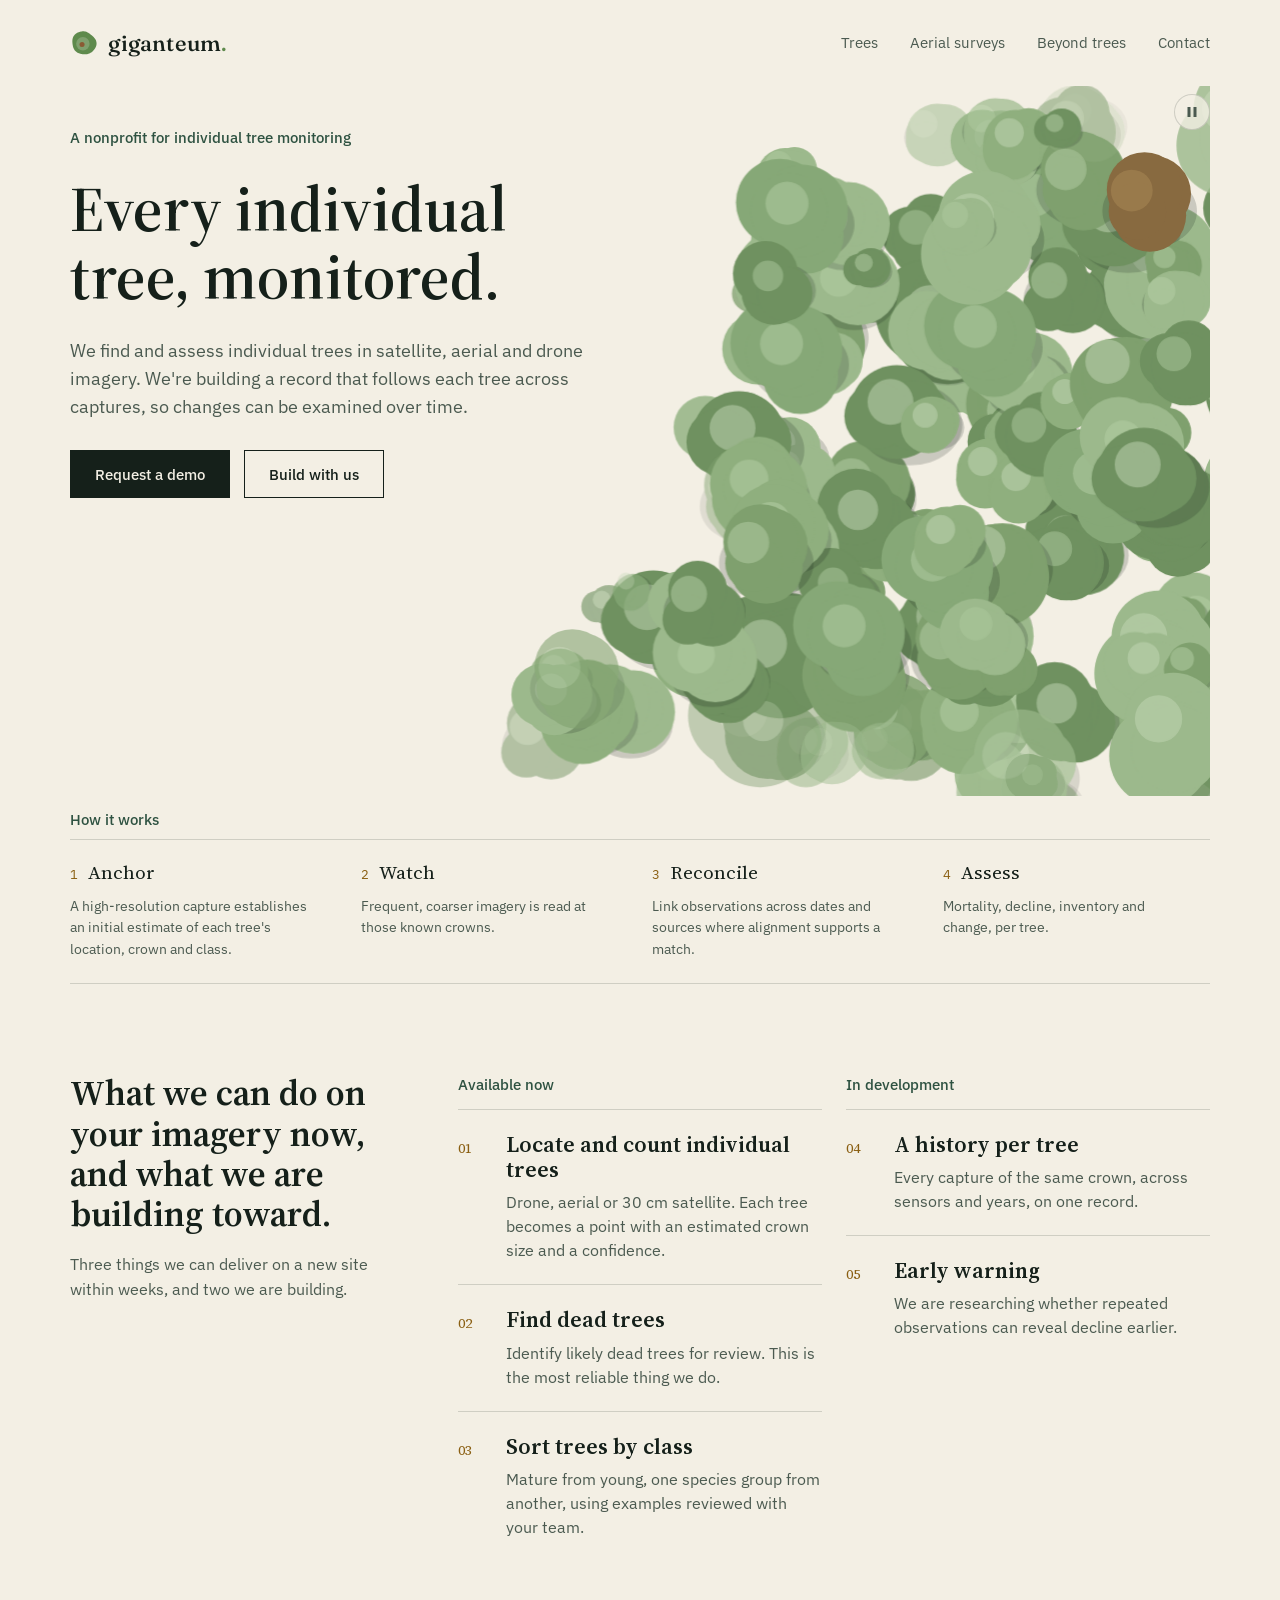
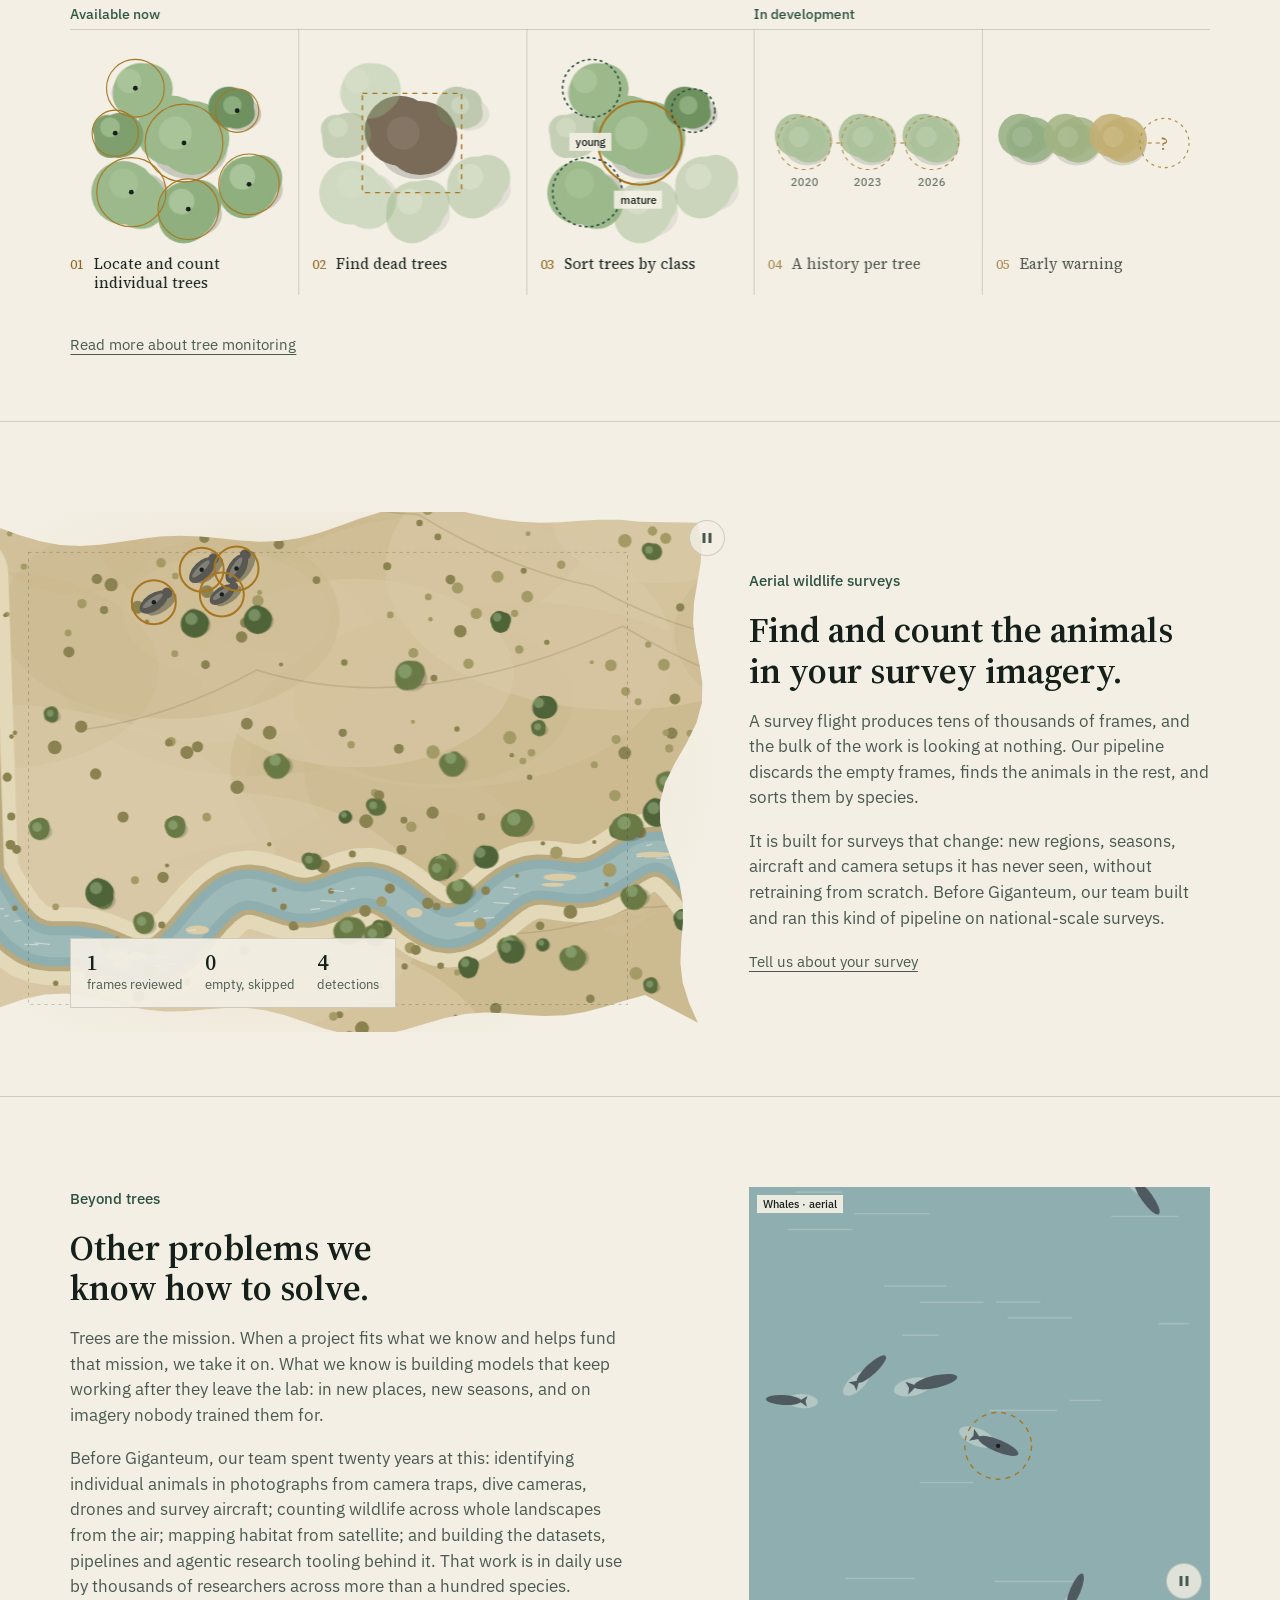
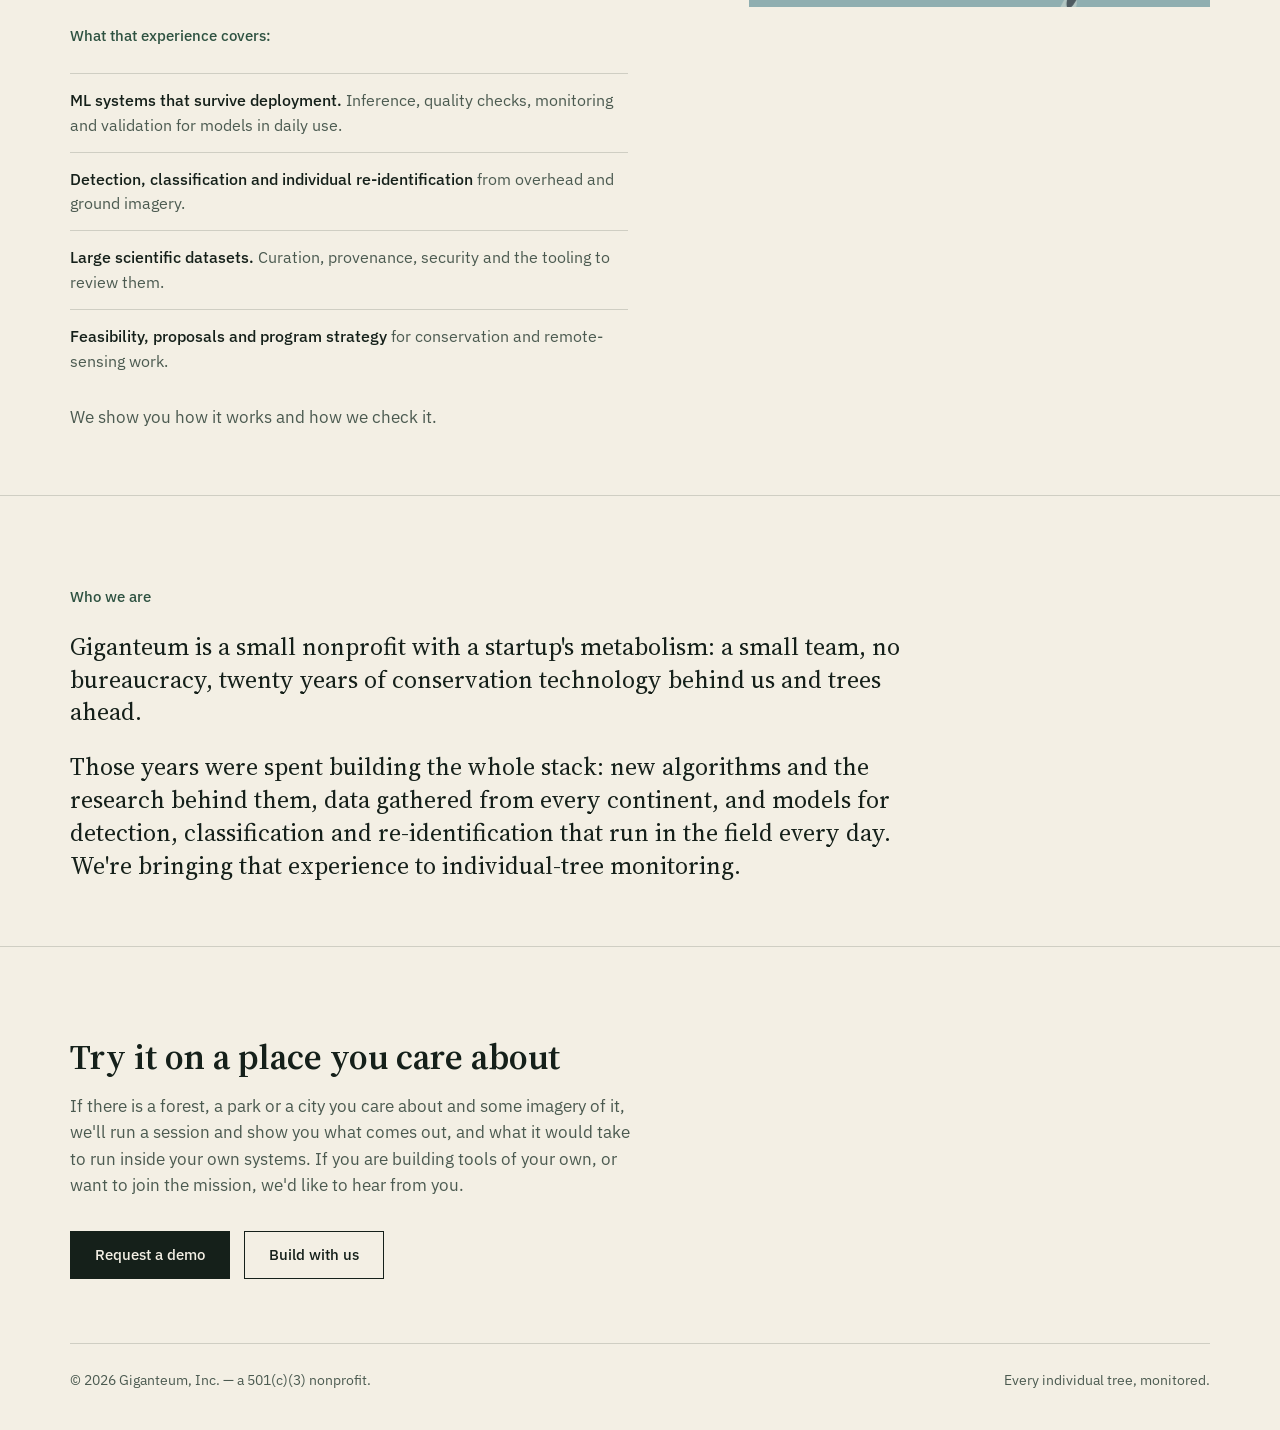
<file: index.html>
<!DOCTYPE html>
<html lang="en">
<head>
<meta charset="UTF-8">
<meta name="robots" content="noindex, nofollow">
<meta name="viewport" content="width=device-width, initial-scale=1, viewport-fit=cover">
<title>Giganteum — Every individual tree, monitored</title>
<meta name="description" content="Giganteum is a nonprofit that finds and assesses individual trees in satellite, aerial and drone imagery.">
<link rel="canonical" href="https://giganteum.github.io/preview-0c2e08d91c/">
<meta property="og:type" content="website">
<meta property="og:site_name" content="Giganteum">
<meta property="og:title" content="Giganteum — Every individual tree, monitored">
<meta property="og:description" content="Giganteum is a nonprofit that finds and assesses individual trees in satellite, aerial and drone imagery.">
<meta property="og:url" content="https://giganteum.github.io/preview-0c2e08d91c/">
<meta property="og:image" content="https://giganteum.github.io/preview-0c2e08d91c/assets/og-card.jpg">
<meta property="og:image:width" content="1200">
<meta property="og:image:height" content="630">
<meta property="og:image:alt" content="A canopy of tree crowns seen from above, one flagged brown, next to its tree record.">
<meta name="twitter:card" content="summary_large_image">
<link rel="icon" href="assets/logos/logo-06u2/favicon.svg?h=ea83f946c8" type="image/svg+xml">
<link rel="icon" href="assets/logos/logo-06u2/favicon.ico?h=4b74110f3c" sizes="32x32">
<link rel="apple-touch-icon" href="assets/logos/logo-06u2/favicon-180.png?h=ba5bebc18b">
<meta name="color-scheme" content="light">
<meta name="theme-color" content="#F3EFE4">
<link rel="preload" href="fonts/source-serif-4-latin.woff2" as="font" type="font/woff2" crossorigin>
<link rel="preload" href="fonts/ibm-plex-sans-latin.woff2" as="font" type="font/woff2" crossorigin>
<style>
/* Giganteum site styles. Fonts are self-hosted (SIL OFL 1.1, see fonts/OFL-*.txt). */
/* latin-ext */
@font-face {
  font-family: 'Fraunces';
  font-style: normal;
  font-weight: 500;
  font-display: swap;
  src: url(fonts/fraunces-latin-ext.woff2) format('woff2');
  unicode-range: U+0100-02BA, U+02BD-02C5, U+02C7-02CC, U+02CE-02D7, U+02DD-02FF, U+0304, U+0308, U+0329, U+1D00-1DBF, U+1E00-1E9F, U+1EF2-1EFF, U+2020, U+20A0-20AB, U+20AD-20C0, U+2113, U+2C60-2C7F, U+A720-A7FF;
}
/* latin */
@font-face {
  font-family: 'Fraunces';
  font-style: normal;
  font-weight: 500;
  font-display: swap;
  src: url(fonts/fraunces-latin.woff2) format('woff2');
  unicode-range: U+0000-00FF, U+0131, U+0152-0153, U+02BB-02BC, U+02C6, U+02DA, U+02DC, U+0304, U+0308, U+0329, U+2000-206F, U+20AC, U+2122, U+2191, U+2193, U+2212, U+2215, U+FEFF, U+FFFD;
}
/* latin-ext */
@font-face {
  font-family: 'IBM Plex Sans';
  font-style: normal;
  font-weight: 400;
  font-stretch: 100%;
  font-display: swap;
  src: url(fonts/ibm-plex-sans-latin-ext.woff2) format('woff2');
  unicode-range: U+0100-02BA, U+02BD-02C5, U+02C7-02CC, U+02CE-02D7, U+02DD-02FF, U+0304, U+0308, U+0329, U+1D00-1DBF, U+1E00-1E9F, U+1EF2-1EFF, U+2020, U+20A0-20AB, U+20AD-20C0, U+2113, U+2C60-2C7F, U+A720-A7FF;
}
/* latin */
@font-face {
  font-family: 'IBM Plex Sans';
  font-style: normal;
  font-weight: 400;
  font-stretch: 100%;
  font-display: swap;
  src: url(fonts/ibm-plex-sans-latin.woff2) format('woff2');
  unicode-range: U+0000-00FF, U+0131, U+0152-0153, U+02BB-02BC, U+02C6, U+02DA, U+02DC, U+0304, U+0308, U+0329, U+2000-206F, U+20AC, U+2122, U+2191, U+2193, U+2212, U+2215, U+FEFF, U+FFFD;
}
/* latin-ext */
@font-face {
  font-family: 'IBM Plex Sans';
  font-style: normal;
  font-weight: 500;
  font-stretch: 100%;
  font-display: swap;
  src: url(fonts/ibm-plex-sans-latin-ext.woff2) format('woff2');
  unicode-range: U+0100-02BA, U+02BD-02C5, U+02C7-02CC, U+02CE-02D7, U+02DD-02FF, U+0304, U+0308, U+0329, U+1D00-1DBF, U+1E00-1E9F, U+1EF2-1EFF, U+2020, U+20A0-20AB, U+20AD-20C0, U+2113, U+2C60-2C7F, U+A720-A7FF;
}
/* latin */
@font-face {
  font-family: 'IBM Plex Sans';
  font-style: normal;
  font-weight: 500;
  font-stretch: 100%;
  font-display: swap;
  src: url(fonts/ibm-plex-sans-latin.woff2) format('woff2');
  unicode-range: U+0000-00FF, U+0131, U+0152-0153, U+02BB-02BC, U+02C6, U+02DA, U+02DC, U+0304, U+0308, U+0329, U+2000-206F, U+20AC, U+2122, U+2191, U+2193, U+2212, U+2215, U+FEFF, U+FFFD;
}
/* latin-ext */
@font-face {
  font-family: 'IBM Plex Sans';
  font-style: normal;
  font-weight: 600;
  font-stretch: 100%;
  font-display: swap;
  src: url(fonts/ibm-plex-sans-latin-ext.woff2) format('woff2');
  unicode-range: U+0100-02BA, U+02BD-02C5, U+02C7-02CC, U+02CE-02D7, U+02DD-02FF, U+0304, U+0308, U+0329, U+1D00-1DBF, U+1E00-1E9F, U+1EF2-1EFF, U+2020, U+20A0-20AB, U+20AD-20C0, U+2113, U+2C60-2C7F, U+A720-A7FF;
}
/* latin */
@font-face {
  font-family: 'IBM Plex Sans';
  font-style: normal;
  font-weight: 600;
  font-stretch: 100%;
  font-display: swap;
  src: url(fonts/ibm-plex-sans-latin.woff2) format('woff2');
  unicode-range: U+0000-00FF, U+0131, U+0152-0153, U+02BB-02BC, U+02C6, U+02DA, U+02DC, U+0304, U+0308, U+0329, U+2000-206F, U+20AC, U+2122, U+2191, U+2193, U+2212, U+2215, U+FEFF, U+FFFD;
}

/* ---------- tokens: this site is light by decision; the dark scheme keeps the same values ---------- */
/* Source Serif 4 (SIL OFL 1.1, fonts/OFL-SourceSerif4.txt): headings and serif accents. Fraunces stays for the wordmark only. */
@font-face{font-family:'Source Serif 4';font-style:normal;font-weight:200 900;font-display:swap;src:url(fonts/source-serif-4-latin-ext.woff2) format('woff2');unicode-range:U+0100-02BA, U+02BD-02C5, U+02C7-02CC, U+02CE-02D7, U+02DD-02FF, U+0304, U+0308, U+0329, U+1D00-1DBF, U+1E00-1E9F, U+1EF2-1EFF, U+2020, U+20A0-20AB, U+20AD-20C0, U+2113, U+2C60-2C7F, U+A720-A7FF}
@font-face{font-family:'Source Serif 4';font-style:normal;font-weight:200 900;font-display:swap;src:url(fonts/source-serif-4-latin.woff2) format('woff2');unicode-range:U+0000-00FF, U+0131, U+0152-0153, U+02BB-02BC, U+02C6, U+02DA, U+02DC, U+0304, U+0308, U+0329, U+2000-206F, U+20AC, U+2122, U+2191, U+2193, U+2212, U+2215, U+FEFF, U+FFFD}

:root{
  --paper:#F3EFE4; --ink:#15201A; --dim:#4B5A50; --rule:rgba(21,32,26,.16); --rule-strong:#15201A;
  --moss:#2E5241; --accent:#A8761F; --accent-text:#8A5F12; --canopy:#5E8A4C;
  --serif:'Source Serif 4',Georgia,'Times New Roman',serif; --sans:'IBM Plex Sans','Helvetica Neue',Arial,sans-serif;
  --gutter:clamp(20px,5.5vw,80px);
  color-scheme:light;
  box-sizing:border-box; padding-top:env(safe-area-inset-top,0px); padding-bottom:env(safe-area-inset-bottom,0px);
}
@media (prefers-color-scheme:dark){ :root:not([data-theme="light"]){ --paper:#F3EFE4; --ink:#15201A; } }
:root[data-theme="dark"]{ --paper:#F3EFE4; --ink:#15201A; }
html{scroll-padding-top:env(safe-area-inset-top,0px);scroll-behavior:smooth}
*{box-sizing:border-box;margin:0;padding:0}
body{background:var(--paper);color:var(--ink);font-family:var(--sans);font-size:17px;line-height:1.55;-webkit-font-smoothing:antialiased}
::selection{background:var(--accent);color:var(--paper)}
a{color:inherit}
a:focus-visible,button:focus-visible{outline:2px solid var(--accent);outline-offset:3px}
h1,h2,h3{font-family:var(--serif);font-weight:600;letter-spacing:0}
h1{font-size:clamp(40px,5vw,66px);line-height:1.06;text-wrap:balance}
h2{font-size:clamp(28px,2.8vw,38px);line-height:1.12;text-wrap:balance}
.wrap{max-width:1440px;margin:0 auto;padding:0 var(--gutter)}
.eyebrow{font-size:15px;font-weight:500;color:var(--moss)}
.dim{color:var(--dim)}
.btn{display:inline-flex;align-items:center;justify-content:center;min-height:48px;padding:12px 24px;font:500 15px/1 var(--sans);text-decoration:none;border:1px solid var(--ink);color:var(--ink);background:transparent;cursor:pointer}
.btn:hover{background:rgba(21,32,26,.06)}
.btn-primary{background:var(--ink);color:var(--paper)}
.btn-primary:hover{background:#26362d}
.textlink{font-size:15px;color:var(--dim);text-decoration:underline;text-underline-offset:4px}
.textlink:hover{color:var(--ink)}

/* ---------- nav ---------- */
nav{display:flex;align-items:center;justify-content:space-between;padding:26px 0;position:relative;z-index:5}
.wordmark{font-family:'Fraunces',Georgia,serif;font-weight:500;font-size:22px;text-decoration:none;letter-spacing:.01em}
.wordmark span{color:var(--canopy)}
/* logo 06u-2 mark; clear space >= the trunk's diameter (README) */
.wordmark{display:inline-flex;align-items:center}
.wordmark .mark{display:block;width:28px;height:28px;flex-shrink:0;margin-right:10px}
.links{display:flex;gap:32px;font-size:15px}
.links a{color:var(--dim);text-decoration:none}
.links a:hover{color:var(--ink)}
.menu{display:none;width:44px;height:44px;border:1px solid var(--rule);background:transparent;align-items:center;justify-content:center;cursor:pointer}

/* ---------- hero ---------- */
.hero{position:relative;min-height:min(720px,calc(100svh - 190px));display:flex;flex-direction:column}
.hero-copy{position:relative;z-index:2;max-width:620px;padding:40px 0 60px;display:flex;flex-direction:column;gap:26px}
.hero-head,.hero-body{display:flex;flex-direction:column;gap:26px}
.hero-copy p{font-size:clamp(17px,1.4vw,19px);max-width:52ch;color:var(--dim)}
.cta{display:flex;gap:14px;align-items:center;flex-wrap:wrap;padding-top:4px}
.scene{position:absolute;inset:0;z-index:1}
.scene canvas{position:absolute;inset:0;width:100%;height:100%;display:block}
.aerial-scene{background:radial-gradient(60% 60% at 40% 50%,rgba(216,201,166,.55),rgba(216,201,166,0))}
.beyond-scene{background:radial-gradient(60% 60% at 50% 50%,rgba(185,201,166,.35),rgba(185,201,166,0))}
.pause{position:absolute;top:8px;right:0;z-index:3;display:inline-flex;align-items:center;justify-content:center;width:36px;height:36px;border:1px solid var(--rule);border-radius:999px;background:rgba(243,239,228,.8);color:var(--dim);cursor:pointer}
.pause .i-play{display:none}
.pause[aria-pressed="true"] .i-pause{display:none}
.pause[aria-pressed="true"] .i-play{display:block}
.pause:hover{color:var(--ink)}
.pause[hidden]{display:none}
.beyond-scene .pause{top:auto;bottom:8px;right:8px}
.record{position:absolute;right:0;bottom:44px;z-index:3;width:290px;opacity:0;transform:translateY(6px);transition:opacity .45s,transform .45s;padding:16px 18px 12px;background:var(--paper);border:1px solid var(--rule);font-size:13px;line-height:1.35}
.record.show{opacity:1;transform:none}
.record .hist-label{font-size:12px;font-weight:500;color:var(--dim);padding:10px 0 0;border-top:1px solid var(--rule);opacity:0;transition:opacity .4s}
.record .hist-label.on{opacity:1}
.record .row.status.dead span:last-child{color:#6B6A62}
.record .head{display:flex;flex-wrap:wrap;column-gap:12px;justify-content:space-between;align-items:baseline;padding-bottom:8px}
.record .head b,.record .head i{white-space:nowrap}
.record .head b{font-family:var(--serif);font-weight:400;font-size:15px}
.record .head i{font-style:normal;font-size:12px;font-weight:500;color:var(--dim)}
.record .row{display:flex;justify-content:space-between;gap:12px;padding:7px 0;border-top:1px solid var(--rule);opacity:0;transform:translateY(3px);transition:opacity .35s,transform .35s}
.record .row.on{opacity:1;transform:none}
.record .row span:first-child{color:var(--dim)}
.record .row span:last-child{font-weight:500;text-align:right}
.record .row.status span:last-child{color:var(--accent-text)}
.record .row.status.ok span:last-child{color:var(--moss)}
.record .hist{display:flex;gap:14px;align-items:flex-end;padding:6px 0 4px;opacity:0;transition:opacity .5s}
.record .hist.on{opacity:1}
.record .hist div{display:flex;flex-direction:column;align-items:center;gap:4px;font-size:11px;color:var(--dim)}
.record .hist svg{display:block}
.caption{position:absolute;right:0;bottom:16px;z-index:3;font-size:12.5px;color:var(--dim)}

/* ---------- strips and sections ---------- */
.col-label.how{margin-top:12px;padding-bottom:0}
.fine{margin-top:36px;padding-top:16px;border-top:1px solid var(--rule);font-size:13.5px;color:var(--dim);max-width:70ch}
.bridge{font-size:15px!important;font-weight:500;color:var(--moss)!important;margin-top:6px}
.loop{display:grid;grid-template-columns:repeat(4,minmax(0,1fr));gap:24px;border-top:1px solid var(--rule);border-bottom:1px solid var(--rule);margin-top:8px}
.loop div{padding:18px 20px 22px 0}
.loop b{display:block;font-family:var(--serif);font-weight:400;font-size:19px}
.loop b em{font-style:normal;color:var(--accent-text);font-family:var(--sans);font-size:13px;margin-right:10px}
.loop p{font-size:14px;color:var(--dim);margin-top:8px}
section.block{padding-top:clamp(64px,7vw,96px);padding-bottom:clamp(48px,5vw,72px)}
.grid{display:grid;grid-template-columns:repeat(12,minmax(0,1fr));column-gap:24px;row-gap:32px}
.c4{grid-column:span 4}.c6{grid-column:span 6}.c8{grid-column:span 8}
.lead{display:flex;flex-direction:column;gap:18px;padding-right:32px}
.lead p{font-size:16px;color:var(--dim)}
.col-label{font-size:15px;font-weight:500;color:var(--moss);padding-bottom:12px}
.item{display:flex;gap:20px;padding:22px 0;border-top:1px solid var(--rule)}
.item em{font-style:normal;font-family:var(--serif);font-size:14px;color:var(--accent-text);width:28px;flex-shrink:0;padding-top:6px}
.item b{display:block;font-family:var(--serif);font-weight:600;font-size:22px;line-height:1.15}
.item p{font-size:15.5px;color:var(--dim);margin-top:8px}
.pull{margin-top:28px;padding-top:22px;border-top:1px solid var(--rule-strong);font-family:var(--serif);font-size:22px;line-height:1.3}
.stages{display:grid;grid-template-columns:repeat(3,minmax(0,1fr));gap:24px;margin-top:44px;border-top:1px solid var(--rule)}
.stages div{padding:24px 24px 0 0}
.stages em{font-style:normal;font-family:var(--serif);font-size:14px;color:var(--accent-text)}
.stages b{display:block;font-family:var(--serif);font-weight:600;font-size:22px;margin-top:8px;line-height:1.15}
.stages p{font-size:15px;color:var(--dim);margin-top:10px}
.stages small{display:block;font-size:14px;color:var(--moss);margin-top:12px}
.measured{margin-top:36px;padding-top:20px;border-top:1px solid var(--rule);font-size:15.5px;color:var(--dim);max-width:70ch}

/* figures in Trees (v1 default; ?v=2 / ?v=4 alternatives) and How it adapts (v3); ?v=0 = none */
.draft-band{grid-column:1/-1;position:relative;height:290px;margin-top:12px}
.draft-band[hidden],html:not(.js) .draft-band{display:none}
.draft-band canvas{position:absolute;inset:0;width:100%;height:100%;display:block}
.draft-band[data-v="2"],.draft-band[data-v="3"]{height:260px}
.draft-band[data-v="4"]{height:210px}
#trees .grid:has(> .draft-band:not([hidden])){grid-auto-flow:row dense}
.figure-note{grid-column:1/-1;max-width:70ch}
/* landing: the Trees summary links on to trees.html */
#trees .more{grid-column:1/-1;margin-top:4px}
/* trees.html: the page title sits above the section like an eyebrow */
.page-title{font-family:var(--sans);line-height:1.55;margin-bottom:22px}
/* 404.html */
.notfound{min-height:50vh;display:flex;flex-direction:column;gap:16px}
.notfound p{color:var(--dim);font-size:clamp(17px,1.4vw,19px)}
.preface{max-width:62ch;display:flex;flex-direction:column;gap:14px;margin-bottom:36px}
.preface p{font-size:clamp(17px,1.4vw,19px);color:var(--dim)}
.preface p:last-child{font-size:15px}
.figure-note[hidden]{display:none}
.figure-note p{font-size:15.5px;color:var(--dim)}
.figure-note h2{margin:6px 0 16px}
.figure-note p+p{margin-top:10px}

/* aerial: island on the left, text on the right */
.aerial-grid{display:grid;grid-template-columns:repeat(12,minmax(0,1fr));column-gap:24px;align-items:center}
.aerial-scene{grid-column:span 7;position:relative;height:520px;margin-left:calc(-1 * var(--gutter))}
.aerial-scene canvas{position:absolute;inset:0;width:100%;height:100%}
.tally{position:absolute;left:var(--gutter);bottom:24px;z-index:2;display:flex;gap:22px;padding:12px 16px;background:rgba(243,239,228,.94);border:1px solid var(--rule);font-size:13px}
.tally div{display:flex;flex-direction:column;gap:2px}
.tally span{color:var(--dim)}
.tally b{font-family:var(--serif);font-weight:500;font-size:22px;line-height:1}
.frame-label{position:absolute;left:var(--gutter);top:20px;z-index:2;font-size:12.5px;color:var(--dim);background:rgba(243,239,228,.85);padding:4px 8px;border:1px solid var(--rule)}
.aerial-copy{grid-column:8 / span 5;display:flex;flex-direction:column;gap:18px}
.aerial-copy p{color:var(--dim);font-size:16.5px}
.sec-head,.sec-body{display:flex;flex-direction:column;gap:18px}

/* beyond trees */
.beyond-grid{display:grid;grid-template-columns:repeat(12,minmax(0,1fr));column-gap:24px;align-items:start}
.beyond-copy{grid-column:span 6;display:flex;flex-direction:column;gap:18px}
.beyond-copy p{color:var(--dim);font-size:16.5px}
.beyond-list{margin-top:8px;list-style:none}
.beyond-list li{padding:14px 0;border-top:1px solid var(--rule);font-size:16px}
.beyond-list li b{font-weight:500}
.beyond-list li span{color:var(--dim)}
.beyond-scene{grid-column:8 / span 5;position:relative;height:420px}
.beyond-scene canvas{position:absolute;inset:0;width:100%;height:100%}
.cond{position:absolute;left:0;bottom:0;z-index:2;font-size:13px;color:var(--dim);background:rgba(243,239,228,.9);border:1px solid var(--rule);padding:8px 12px;display:flex;gap:10px;align-items:center}
.cond b{font-family:var(--serif);font-weight:500;font-size:16px;color:var(--ink);min-width:110px}
.cond i{font-style:normal;color:var(--moss)}
.vswitch{position:absolute;right:0;top:-38px;z-index:2;display:flex;gap:4px;align-items:center;font-size:12px;color:var(--dim)}
.vswitch button{min-height:30px;padding:4px 10px;border:1px solid var(--rule);background:transparent;font:500 12px var(--sans);color:var(--dim);cursor:pointer}
.vswitch button[aria-pressed="true"]{background:var(--ink);color:var(--paper);border-color:var(--ink)}

/* who / contact / footer */
.who{border-top:1px solid var(--rule)}
.who p{font-size:clamp(19px,1.9vw,26px);font-family:var(--serif);line-height:1.35;max-width:36em}
.who p+p{margin-top:22px}
.contact{border-top:1px solid var(--rule)}
.contact p{color:var(--dim);max-width:56ch;margin-top:16px}
footer{border-top:1px solid var(--rule);padding:26px 0 40px;display:flex;justify-content:space-between;gap:16px;flex-wrap:wrap;font-size:13.5px;color:var(--dim)}

/* about page */
.about-inner{max-width:70ch;padding:40px 0 80px}
.about-inner h1{font-size:clamp(36px,4.5vw,64px);margin-bottom:28px}
.about-inner h2{font-size:28px;margin:44px 0 14px}
.about-inner p{font-size:18px;line-height:1.6;margin-top:16px}
.about-inner p.note{font-size:14px;color:var(--dim);border:1px solid var(--rule);padding:12px 14px}

@media (max-width:1000px){
  .c4,.c6,.c8{grid-column:span 12}
  .lead{padding-right:0}
  .stages{grid-template-columns:1fr}
  .aerial-grid,.beyond-grid{display:flex;flex-direction:column;gap:28px}
  .aerial-copy,.beyond-copy{display:contents}
  .sec-head{order:1}.aerial-scene,.beyond-scene{order:2}.sec-body{order:3}
  .aerial-scene{width:calc(100% + 2*var(--gutter));margin:0 calc(-1 * var(--gutter));height:420px}
  .beyond-scene{width:100%;height:360px}
  /* hero: eyebrow + headline -> canopy -> body; the record sits under the canopy, not over it */
  .hero{min-height:0}
  .hero-copy{display:contents}
  .hero-head{order:1;padding:16px 0 0}
  #hero-scene{order:2;position:relative;height:var(--hero-canvas-h);margin:26px calc(-1 * var(--gutter)) 0;--hero-canvas-h:420px}
  .hero-body{order:3;padding:28px 0 8px}
  #hero-scene .pause{top:calc(var(--hero-canvas-h) - 48px);bottom:auto;left:var(--gutter);right:auto}
  .record{right:var(--gutter);bottom:16px;width:250px;font-size:12.5px}
  .aerial-scene .pause{right:var(--gutter)}
  /* drafts keep the small-screen order: headline -> graphic -> body */
  html.js #trees:has(.draft-band:not([hidden])) .lead,html.js #adapts:has(.draft-band:not([hidden])) .lead{display:contents}
  html.js #trees:has(.draft-band:not([hidden])) .lead>*,html.js #adapts:has(.draft-band:not([hidden])) .lead>*{grid-column:1/-1}
  #trees h2,#adapts h2{order:1}
  .draft-band{order:2;margin-top:0}
  #trees .lead p,#adapts .lead p{order:3}
  #trees .c4:not(.lead){order:4}
  #trees .more{order:5}
  #draft-trees2,#note-ew{order:5}
}
@media (max-width:900px){
  .links{display:none;position:absolute;right:0;top:80px;flex-direction:column;gap:0;background:var(--paper);border:1px solid var(--rule);padding:8px 0;min-width:220px}
  .links.open{display:flex}
  .links a{padding:12px 18px}
  .menu{display:inline-flex}
  /* without JavaScript the menu button cannot work, so the links stay in the page */
  html:not(.js) .menu{display:none}
  html:not(.js) .links{display:flex;position:static;flex-direction:row;flex-wrap:wrap;gap:4px 20px;border:0;background:none;padding:0;min-width:0}
  html:not(.js) .links a{padding:4px 0}
  html:not(.js) nav{flex-wrap:wrap;gap:12px}
  .loop{grid-template-columns:1fr 1fr}
}
@media (max-width:560px){
  /* phones: the record would cover the canopy, so it moves under it and the leader line drops into it */
  #hero-scene{height:auto;--hero-canvas-h:340px}
  #hero-scene canvas{position:relative;height:var(--hero-canvas-h)}
  .record{position:relative;right:auto;bottom:auto;margin:0 var(--gutter) 0 auto}
  /* ...and it is always there: an empty record (labels, a dash per value) until a tree is picked,
     then the values fill in; between trees it returns to empty instead of leaving a blank block */
  .record,.record.show{opacity:1;transform:none}
  .record .row,.record .hist-label{opacity:1;transform:none}
  .record .row span:last-child{transition:color .35s}
  .record .row:not(.on) span:last-child{color:transparent!important;position:relative}
  .record .row:not(.on) span:last-child::after{content:'—';position:absolute;right:0;color:var(--dim);opacity:.5;
    transform-origin:right center;animation:dash-wait 3.6s ease-in-out infinite}
  /* a slow wave down the empty record: each dash brightens and grows a little, row after row */
  .record .row[data-f="status"] span:last-child::after{animation-delay:.24s}
  .record .row[data-f="cls"] span:last-child::after{animation-delay:.48s}
  .record .row[data-f="crown"] span:last-child::after{animation-delay:.72s}
  .record .row[data-f="pos"] span:last-child::after{animation-delay:.96s}
  .record .row[data-f="caps"] span:last-child::after{animation-delay:1.2s}
  .record .row[data-f="sensors"] span:last-child::after{animation-delay:1.44s}
  html.motion-paused .record .row span:last-child::after{animation-play-state:paused}
}
@media (max-width:640px){ .draft-band[data-v="1"]{height:470px} .draft-band[data-v="2"],.draft-band[data-v="3"]{height:190px} .draft-band[data-v="4"]{height:300px} }
@media (max-width:560px){ .beyond-scene{height:480px} .loop{grid-template-columns:1fr} .loop div{padding-right:0} .cta .btn{width:100%} .tally{gap:14px} }
@keyframes dash-wait{0%,70%,100%{opacity:.45;transform:none}25%{opacity:.9;transform:scaleX(1.2) scaleY(1.15)}}
@media (prefers-reduced-motion:reduce){ html{scroll-behavior:auto} .record .row,.record .hist{transition:none} .record .row span:last-child::after{animation:none!important} }
/* ?freeze=1: deterministic frames for screenshot tests */
html.freeze *,html.freeze *::before,html.freeze *::after{transition:none!important;animation:none!important;scroll-behavior:auto!important}
</style>
<script type="application/ld+json">
{"@context":"https://schema.org","@type":"Organization","name":"Giganteum","legalName":"Giganteum, Inc.","url":"https://giganteum.github.io/preview-0c2e08d91c/","logo":"https://giganteum.github.io/preview-0c2e08d91c/assets/logos/logo-06u2/favicon-180.png","email":"hello@giganteum.org","nonprofitStatus":"Nonprofit501c3","description":"Giganteum is a nonprofit that finds and assesses individual trees in satellite, aerial and drone imagery."}
</script>
<script>document.documentElement.classList.add('js')</script>
</head>
<body>

<div class="wrap">
<nav>
  <a class="wordmark" href="#top"><img class="mark" src="assets/logos/logo-06u2/giganteum-mark.svg?h=fabf64458b" width="28" height="28" alt="">giganteum<span>.</span></a>
  <button class="menu" id="menu" aria-label="Open menu" aria-expanded="false" aria-controls="links">
    <svg width="20" height="14" viewBox="0 0 20 14" fill="none" stroke="currentColor" stroke-width="1.5" aria-hidden="true"><path d="M0 1h20M0 7h20M0 13h20"/></svg>
  </button>
  <div class="links" id="links">
    <a href="trees">Trees</a>
    <a href="#aerial">Aerial surveys</a>
    <a href="#beyond">Beyond trees</a>
    <a href="#contact">Contact</a>
  </div>
</nav>
</div>

<main id="main">

<header class="wrap" id="top">
<section class="hero">
  <div class="hero-copy" id="hero-copy">
    <div class="hero-head">
    <div class="eyebrow">A nonprofit for individual tree monitoring</div>
    <h1>Every individual tree, monitored.</h1>
    </div>
    <div class="hero-body">
    <p>We find and assess individual trees in satellite, aerial and drone imagery. We're building a record that follows each tree across captures, so changes can be examined over time.</p>
    <div class="cta">
      <a class="btn btn-primary" href="mailto:hello@giganteum.org?subject=Demo%20request">Request a demo</a>
      <a class="btn" href="mailto:hello@giganteum.org?subject=Build%20with%20us">Build with us</a>
    </div>
    </div>
  </div>
  <div class="scene" id="hero-scene">
    <canvas id="c-hero" aria-label="Illustration: a canopy of tree crowns with detections marked, one crown flagged and followed across captures" role="img"></canvas>
    <button class="pause" id="pause" aria-pressed="false" aria-label="Pause animations" title="Pause animations">
      <svg class="i-pause" width="12" height="12" viewBox="0 0 12 12" aria-hidden="true"><rect x="1.5" y="1" width="3" height="10" fill="currentColor"/><rect x="7.5" y="1" width="3" height="10" fill="currentColor"/></svg>
      <svg class="i-play" width="12" height="12" viewBox="0 0 12 12" aria-hidden="true"><path d="M2 1l9 5-9 5z" fill="currentColor"/></svg>
    </button>
    <div class="record" id="record">
      <div class="head"><b>Tree record</b><i>Illustrative record</i></div>
      <div class="row" data-f="id"><span>Tree</span><span></span></div>
      <div class="row status" data-f="status"><span>Status</span><span></span></div>
      <div class="row" data-f="cls"><span>Class</span><span></span></div>
      <div class="row" data-f="crown"><span>Crown</span><span></span></div>
      <div class="row" data-f="pos"><span>Position</span><span></span></div>
      <div class="row" data-f="caps"><span>Captures</span><span></span></div>
      <div class="row" data-f="sensors"><span>Sensors</span><span></span></div>
      <div class="hist-label" id="hist-label">History</div>
      <div class="hist" id="hist"></div>
    </div>
  </div>
</section>

<div class="col-label how">How it works</div>
<div class="loop">
  <div><b><em>1</em>Anchor</b><p>A high-resolution capture establishes an initial estimate of each tree's location, crown and class.</p></div>
  <div><b><em>2</em>Watch</b><p>Frequent, coarser imagery is read at those known crowns.</p></div>
  <div><b><em>3</em>Reconcile</b><p>Link observations across dates and sources where alignment supports a match.</p></div>
  <div><b><em>4</em>Assess</b><p>Mortality, decline, inventory and change, per tree.</p></div>
</div>
</header>

<section class="wrap block" id="trees">
  <div class="grid">
    <div class="c4 lead">
      <h2>What we can do on your imagery now, and what we are building toward.</h2>
      <p>Three things we can deliver on a new site within weeks, and two we are building.</p>
    </div>
    <div class="c4">
      <div class="col-label">Available now</div>
      <div class="item"><em>01</em><div><b>Locate and count individual trees</b><p>Drone, aerial or 30 cm satellite. Each tree becomes a point with an estimated crown size and a confidence.</p></div></div>
      <div class="item"><em>02</em><div><b>Find dead trees</b><p>Identify likely dead trees for review. This is the most reliable thing we do.</p></div></div>
      <div class="item"><em>03</em><div><b>Sort trees by class</b><p>Mature from young, one species group from another, using examples reviewed with your team.</p></div></div>
    </div>
    <div class="c4">
      <div class="col-label">In development</div>
      <div class="item"><em>04</em><div><b>A history per tree</b><p>Every capture of the same crown, across sensors and years, on one record.</p></div></div>
      <div class="item"><em>05</em><div><b>Early warning</b><p>We are researching whether repeated observations can reveal decline earlier.</p></div></div>
    </div>
    <div class="draft-band" id="draft-trees" data-v="1"><canvas id="c-draft-trees" role="img"></canvas></div>
    <p class="more"><a class="textlink" href="trees">Read more about tree monitoring</a></p>
  </div>
</section>

<section class="wrap block" id="aerial" style="border-top:1px solid var(--rule)">
  <div class="aerial-grid">
    <div class="aerial-scene" id="aerial-scene">
      <canvas id="c-aerial" role="img" aria-label="Illustration: survey frames over savanna, most empty, animals detected in the rest"></canvas>
      <button class="pause" aria-pressed="false" aria-label="Pause animations" title="Pause animations">
      <svg class="i-pause" width="12" height="12" viewBox="0 0 12 12" aria-hidden="true"><rect x="1.5" y="1" width="3" height="10" fill="currentColor"/><rect x="7.5" y="1" width="3" height="10" fill="currentColor"/></svg>
      <svg class="i-play" width="12" height="12" viewBox="0 0 12 12" aria-hidden="true"><path d="M2 1l9 5-9 5z" fill="currentColor"/></svg>
    </button>
      <div class="tally" id="tally">
        <div><b id="t-frames">0</b><span>frames reviewed</span></div>
        <div><b id="t-empty">0</b><span>empty, skipped</span></div>
        <div><b id="t-animals">0</b><span>detections</span></div>
      </div>
    </div>
    <div class="aerial-copy">
      <div class="sec-head"><div class="eyebrow">Aerial wildlife surveys</div>
      <h2>Find and count the animals in your survey imagery.</h2></div>
      <div class="sec-body"><p>A survey flight produces tens of thousands of frames, and the bulk of the work is looking at nothing. Our pipeline discards the empty frames, finds the animals in the rest, and sorts them by species.</p>
      <p>It is built for surveys that change: new regions, seasons, aircraft and camera setups it has never seen, without retraining from scratch. Before Giganteum, our team built and ran this kind of pipeline on national-scale surveys.</p>
      <p><a class="textlink" href="mailto:hello@giganteum.org?subject=Aerial%20survey">Tell us about your survey</a></p></div>
    </div>
  </div>
</section>

<section class="wrap block" id="beyond" style="border-top:1px solid var(--rule)">
  <div class="beyond-grid">
    <div class="beyond-copy">
      <div class="sec-head"><div class="eyebrow">Beyond trees</div>
      <h2>Other problems we know how to solve.</h2></div>
      <div class="sec-body"><p>Trees are the mission. When a project fits what we know and helps fund that mission, we take it on. What we know is building models that keep working after they leave the lab: in new places, new seasons, and on imagery nobody trained them for.</p>
      <p>Before Giganteum, our team spent twenty years at this: identifying individual animals in photographs from camera traps, dive cameras, drones and survey aircraft; counting wildlife across whole landscapes from the air; mapping habitat from satellite; and building the datasets, pipelines and agentic research tooling behind it. That work is in daily use by thousands of researchers across more than a hundred species.</p>
      <p class="bridge">What that experience covers:</p>
      <ul class="beyond-list">
        <li><b>ML systems that survive deployment.</b> <span>Inference, quality checks, monitoring and validation for models in daily use.</span></li>
        <li><b>Detection, classification and individual re-identification</b> <span>from overhead and ground imagery.</span></li>
        <li><b>Large scientific datasets.</b> <span>Curation, provenance, security and the tooling to review them.</span></li>
        <li><b>Feasibility, proposals and program strategy</b> <span>for conservation and remote-sensing work.</span></li>
      </ul>
      <p>We show you how it works and how we check it.</p></div>
    </div>
    <div class="beyond-scene" id="beyond-scene">
      <canvas id="c-beyond" role="img" aria-label="Illustration: detections in six kinds of imagery: forest and city streets from above, whales in aerial imagery, vessels and an offshore platform from above, open water from a boat, a trail from a camera trap"></canvas>
      <button class="pause" aria-pressed="false" aria-label="Pause animations" title="Pause animations">
      <svg class="i-pause" width="12" height="12" viewBox="0 0 12 12" aria-hidden="true"><rect x="1.5" y="1" width="3" height="10" fill="currentColor"/><rect x="7.5" y="1" width="3" height="10" fill="currentColor"/></svg>
      <svg class="i-play" width="12" height="12" viewBox="0 0 12 12" aria-hidden="true"><path d="M2 1l9 5-9 5z" fill="currentColor"/></svg>
    </button>
    </div>
  </div>
</section>

<section class="wrap block who" id="who">
  <div class="eyebrow" style="margin-bottom:22px">Who we are</div>
    <p>Giganteum is a small nonprofit with a startup's metabolism: a small team, no bureaucracy, twenty years of conservation technology behind us and trees ahead.</p>
  <p>Those years were spent building the whole stack: new algorithms and the research behind them, data gathered from every continent, and models for detection, classification and re-identification that run in the field every day. We're bringing that experience to individual-tree monitoring.</p>
    </section>

<section class="wrap block contact" id="contact">
  <h2>Try it on a place you care about</h2>
  <p>If there is a forest, a park or a city you care about and some imagery of it, we'll run a session and show you what comes out, and what it would take to run inside your own systems. If you are building tools of your own, or want to join the mission, we'd like to hear from you.</p>
  <div class="cta" style="margin-top:28px">
    <a class="btn btn-primary" href="mailto:hello@giganteum.org?subject=Demo%20request">Request a demo</a>
    <a class="btn" href="mailto:hello@giganteum.org?subject=Build%20with%20us">Build with us</a>
  </div>
</section>

<div class="wrap">
<footer>
  <div>© 2026 Giganteum, Inc. — a 501(c)(3) nonprofit.</div>
  <div>Every individual tree, monitored.</div>
</footer>
</div>
</main>

<script src="js/engine.js?h=83940f65bd" defer></script>
<script src="js/scene-hero.js?h=0b6c4eccef" defer></script>
<script src="js/scene-aerial.js?h=0674b0cf72" defer></script>
<script src="js/scene-beyond.js?h=9a30496fa0" defer></script>
<script src="js/scene-drafts.js?h=fc6bce7b9d" defer></script>
<script src="js/main.js?h=59b2c5da0e" defer></script>
</body>
</html>
</file>
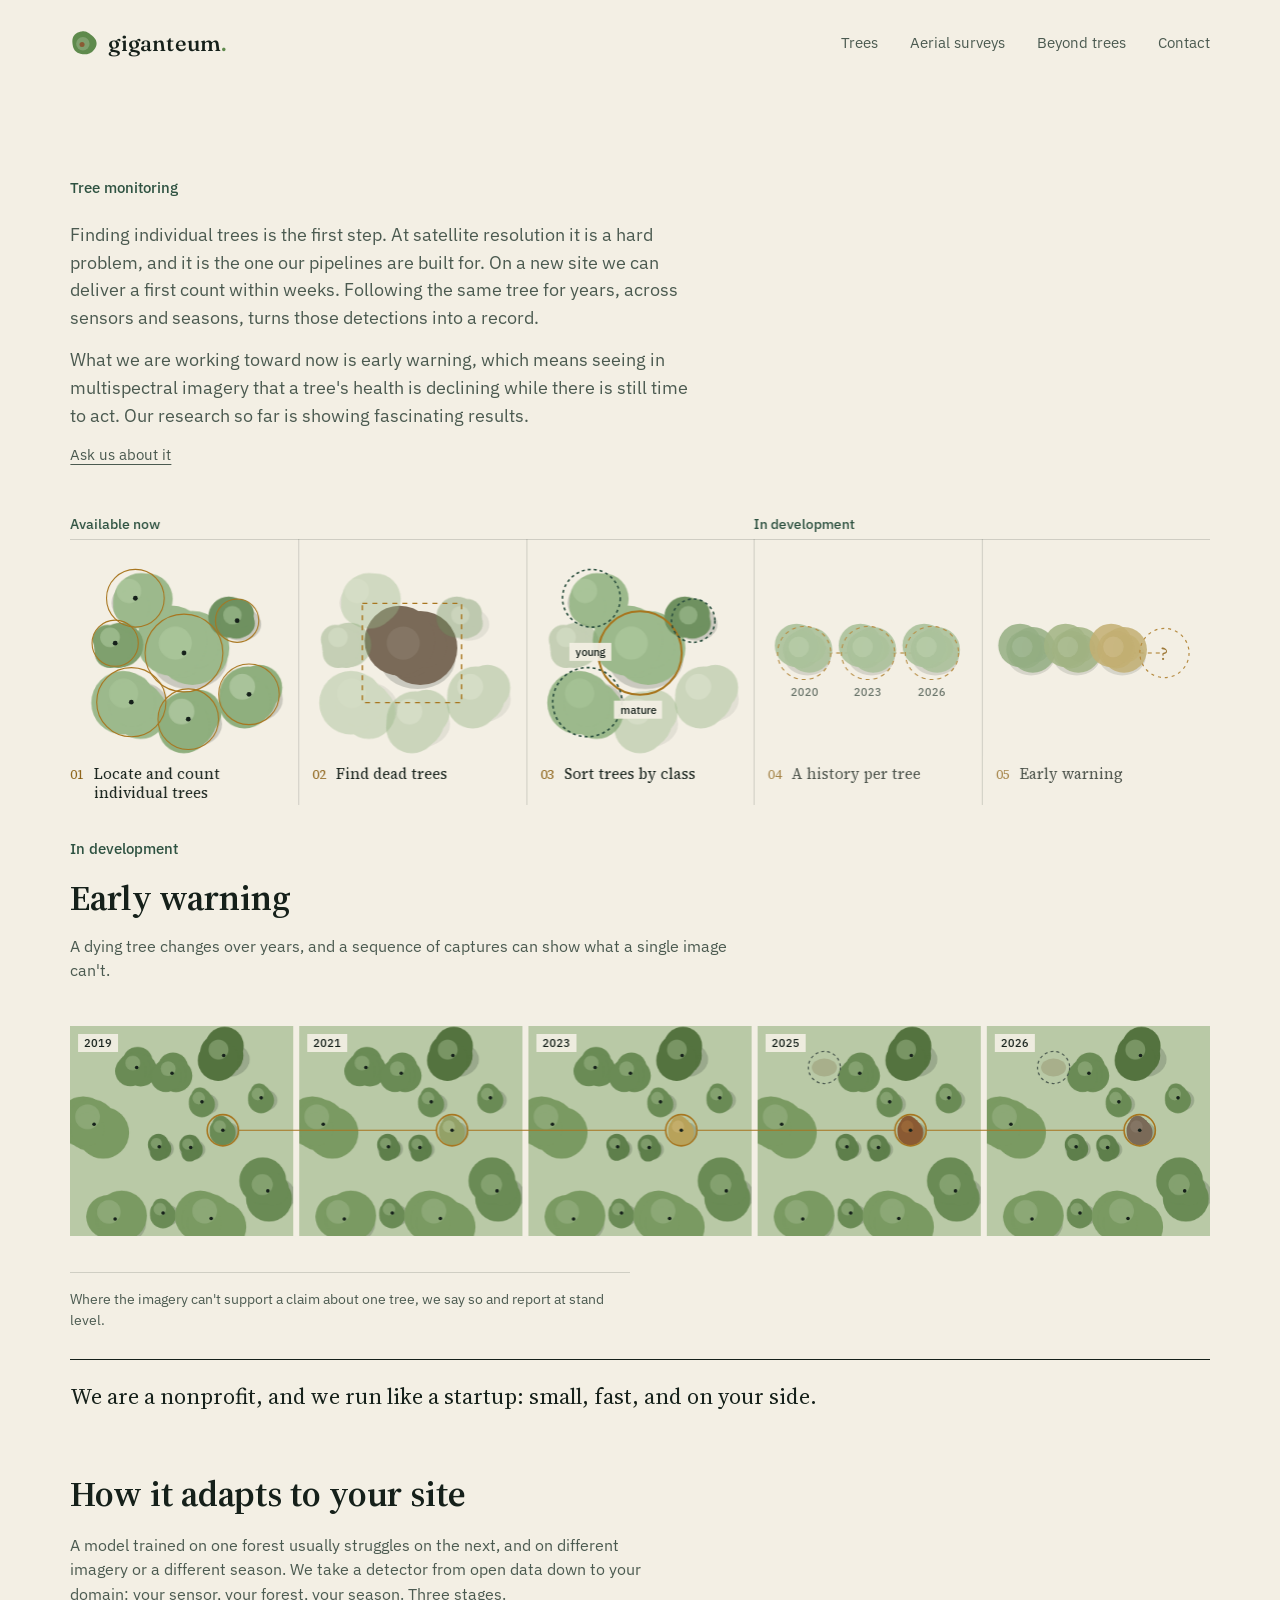
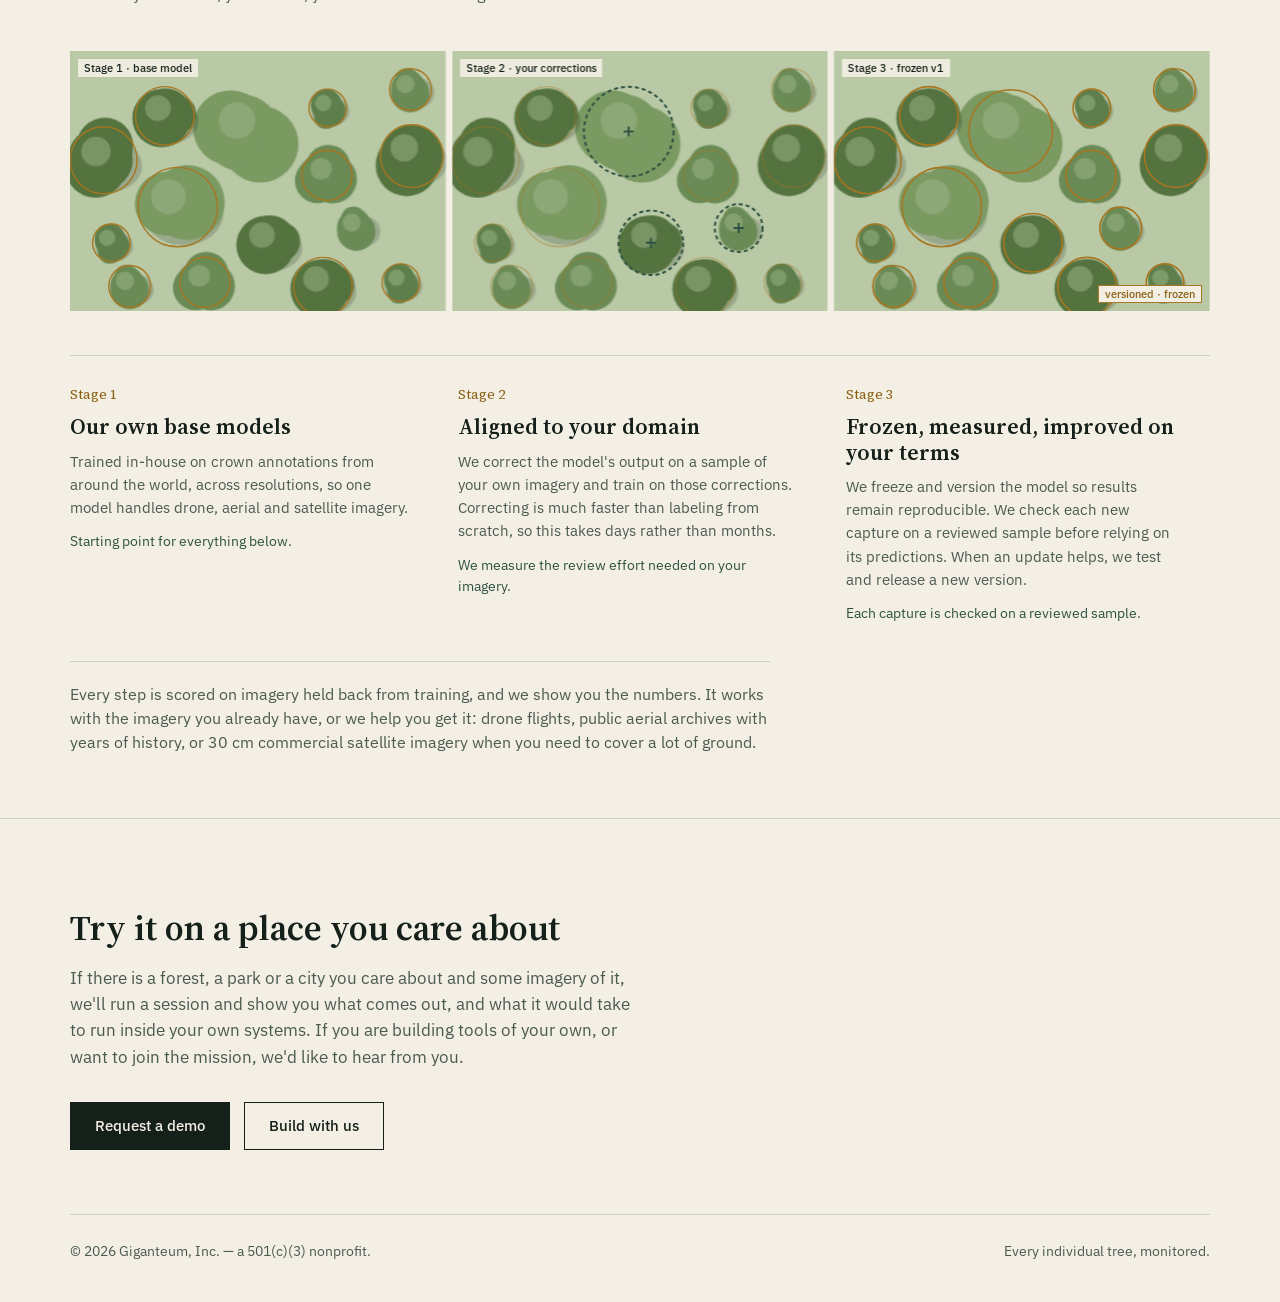
<file: trees.html>
<!DOCTYPE html>
<html lang="en">
<head>
<meta charset="UTF-8">
<meta name="robots" content="noindex, nofollow">
<meta name="viewport" content="width=device-width, initial-scale=1, viewport-fit=cover">
<title>Tree monitoring — Giganteum</title>
<meta name="description" content="What Giganteum can do on your imagery now, what we are building toward, and how a model adapts to your site.">
<link rel="canonical" href="https://giganteum.github.io/preview-0c2e08d91c/trees">
<meta property="og:type" content="website">
<meta property="og:site_name" content="Giganteum">
<meta property="og:title" content="Tree monitoring — Giganteum">
<meta property="og:description" content="What Giganteum can do on your imagery now, what we are building toward, and how a model adapts to your site.">
<meta property="og:url" content="https://giganteum.github.io/preview-0c2e08d91c/trees">
<meta property="og:image" content="https://giganteum.github.io/preview-0c2e08d91c/assets/og-card.jpg">
<meta property="og:image:width" content="1200">
<meta property="og:image:height" content="630">
<meta property="og:image:alt" content="A canopy of tree crowns seen from above, one flagged brown, next to its tree record.">
<meta name="twitter:card" content="summary_large_image">
<link rel="icon" href="assets/logos/logo-06u2/favicon.svg?h=ea83f946c8" type="image/svg+xml">
<link rel="icon" href="assets/logos/logo-06u2/favicon.ico?h=4b74110f3c" sizes="32x32">
<link rel="apple-touch-icon" href="assets/logos/logo-06u2/favicon-180.png?h=ba5bebc18b">
<meta name="color-scheme" content="light">
<meta name="theme-color" content="#F3EFE4">
<link rel="preload" href="fonts/source-serif-4-latin.woff2" as="font" type="font/woff2" crossorigin>
<link rel="preload" href="fonts/ibm-plex-sans-latin.woff2" as="font" type="font/woff2" crossorigin>
<style>
/* Giganteum site styles. Fonts are self-hosted (SIL OFL 1.1, see fonts/OFL-*.txt). */
/* latin-ext */
@font-face {
  font-family: 'Fraunces';
  font-style: normal;
  font-weight: 500;
  font-display: swap;
  src: url(fonts/fraunces-latin-ext.woff2) format('woff2');
  unicode-range: U+0100-02BA, U+02BD-02C5, U+02C7-02CC, U+02CE-02D7, U+02DD-02FF, U+0304, U+0308, U+0329, U+1D00-1DBF, U+1E00-1E9F, U+1EF2-1EFF, U+2020, U+20A0-20AB, U+20AD-20C0, U+2113, U+2C60-2C7F, U+A720-A7FF;
}
/* latin */
@font-face {
  font-family: 'Fraunces';
  font-style: normal;
  font-weight: 500;
  font-display: swap;
  src: url(fonts/fraunces-latin.woff2) format('woff2');
  unicode-range: U+0000-00FF, U+0131, U+0152-0153, U+02BB-02BC, U+02C6, U+02DA, U+02DC, U+0304, U+0308, U+0329, U+2000-206F, U+20AC, U+2122, U+2191, U+2193, U+2212, U+2215, U+FEFF, U+FFFD;
}
/* latin-ext */
@font-face {
  font-family: 'IBM Plex Sans';
  font-style: normal;
  font-weight: 400;
  font-stretch: 100%;
  font-display: swap;
  src: url(fonts/ibm-plex-sans-latin-ext.woff2) format('woff2');
  unicode-range: U+0100-02BA, U+02BD-02C5, U+02C7-02CC, U+02CE-02D7, U+02DD-02FF, U+0304, U+0308, U+0329, U+1D00-1DBF, U+1E00-1E9F, U+1EF2-1EFF, U+2020, U+20A0-20AB, U+20AD-20C0, U+2113, U+2C60-2C7F, U+A720-A7FF;
}
/* latin */
@font-face {
  font-family: 'IBM Plex Sans';
  font-style: normal;
  font-weight: 400;
  font-stretch: 100%;
  font-display: swap;
  src: url(fonts/ibm-plex-sans-latin.woff2) format('woff2');
  unicode-range: U+0000-00FF, U+0131, U+0152-0153, U+02BB-02BC, U+02C6, U+02DA, U+02DC, U+0304, U+0308, U+0329, U+2000-206F, U+20AC, U+2122, U+2191, U+2193, U+2212, U+2215, U+FEFF, U+FFFD;
}
/* latin-ext */
@font-face {
  font-family: 'IBM Plex Sans';
  font-style: normal;
  font-weight: 500;
  font-stretch: 100%;
  font-display: swap;
  src: url(fonts/ibm-plex-sans-latin-ext.woff2) format('woff2');
  unicode-range: U+0100-02BA, U+02BD-02C5, U+02C7-02CC, U+02CE-02D7, U+02DD-02FF, U+0304, U+0308, U+0329, U+1D00-1DBF, U+1E00-1E9F, U+1EF2-1EFF, U+2020, U+20A0-20AB, U+20AD-20C0, U+2113, U+2C60-2C7F, U+A720-A7FF;
}
/* latin */
@font-face {
  font-family: 'IBM Plex Sans';
  font-style: normal;
  font-weight: 500;
  font-stretch: 100%;
  font-display: swap;
  src: url(fonts/ibm-plex-sans-latin.woff2) format('woff2');
  unicode-range: U+0000-00FF, U+0131, U+0152-0153, U+02BB-02BC, U+02C6, U+02DA, U+02DC, U+0304, U+0308, U+0329, U+2000-206F, U+20AC, U+2122, U+2191, U+2193, U+2212, U+2215, U+FEFF, U+FFFD;
}
/* latin-ext */
@font-face {
  font-family: 'IBM Plex Sans';
  font-style: normal;
  font-weight: 600;
  font-stretch: 100%;
  font-display: swap;
  src: url(fonts/ibm-plex-sans-latin-ext.woff2) format('woff2');
  unicode-range: U+0100-02BA, U+02BD-02C5, U+02C7-02CC, U+02CE-02D7, U+02DD-02FF, U+0304, U+0308, U+0329, U+1D00-1DBF, U+1E00-1E9F, U+1EF2-1EFF, U+2020, U+20A0-20AB, U+20AD-20C0, U+2113, U+2C60-2C7F, U+A720-A7FF;
}
/* latin */
@font-face {
  font-family: 'IBM Plex Sans';
  font-style: normal;
  font-weight: 600;
  font-stretch: 100%;
  font-display: swap;
  src: url(fonts/ibm-plex-sans-latin.woff2) format('woff2');
  unicode-range: U+0000-00FF, U+0131, U+0152-0153, U+02BB-02BC, U+02C6, U+02DA, U+02DC, U+0304, U+0308, U+0329, U+2000-206F, U+20AC, U+2122, U+2191, U+2193, U+2212, U+2215, U+FEFF, U+FFFD;
}

/* ---------- tokens: this site is light by decision; the dark scheme keeps the same values ---------- */
/* Source Serif 4 (SIL OFL 1.1, fonts/OFL-SourceSerif4.txt): headings and serif accents. Fraunces stays for the wordmark only. */
@font-face{font-family:'Source Serif 4';font-style:normal;font-weight:200 900;font-display:swap;src:url(fonts/source-serif-4-latin-ext.woff2) format('woff2');unicode-range:U+0100-02BA, U+02BD-02C5, U+02C7-02CC, U+02CE-02D7, U+02DD-02FF, U+0304, U+0308, U+0329, U+1D00-1DBF, U+1E00-1E9F, U+1EF2-1EFF, U+2020, U+20A0-20AB, U+20AD-20C0, U+2113, U+2C60-2C7F, U+A720-A7FF}
@font-face{font-family:'Source Serif 4';font-style:normal;font-weight:200 900;font-display:swap;src:url(fonts/source-serif-4-latin.woff2) format('woff2');unicode-range:U+0000-00FF, U+0131, U+0152-0153, U+02BB-02BC, U+02C6, U+02DA, U+02DC, U+0304, U+0308, U+0329, U+2000-206F, U+20AC, U+2122, U+2191, U+2193, U+2212, U+2215, U+FEFF, U+FFFD}

:root{
  --paper:#F3EFE4; --ink:#15201A; --dim:#4B5A50; --rule:rgba(21,32,26,.16); --rule-strong:#15201A;
  --moss:#2E5241; --accent:#A8761F; --accent-text:#8A5F12; --canopy:#5E8A4C;
  --serif:'Source Serif 4',Georgia,'Times New Roman',serif; --sans:'IBM Plex Sans','Helvetica Neue',Arial,sans-serif;
  --gutter:clamp(20px,5.5vw,80px);
  color-scheme:light;
  box-sizing:border-box; padding-top:env(safe-area-inset-top,0px); padding-bottom:env(safe-area-inset-bottom,0px);
}
@media (prefers-color-scheme:dark){ :root:not([data-theme="light"]){ --paper:#F3EFE4; --ink:#15201A; } }
:root[data-theme="dark"]{ --paper:#F3EFE4; --ink:#15201A; }
html{scroll-padding-top:env(safe-area-inset-top,0px);scroll-behavior:smooth}
*{box-sizing:border-box;margin:0;padding:0}
body{background:var(--paper);color:var(--ink);font-family:var(--sans);font-size:17px;line-height:1.55;-webkit-font-smoothing:antialiased}
::selection{background:var(--accent);color:var(--paper)}
a{color:inherit}
a:focus-visible,button:focus-visible{outline:2px solid var(--accent);outline-offset:3px}
h1,h2,h3{font-family:var(--serif);font-weight:600;letter-spacing:0}
h1{font-size:clamp(40px,5vw,66px);line-height:1.06;text-wrap:balance}
h2{font-size:clamp(28px,2.8vw,38px);line-height:1.12;text-wrap:balance}
.wrap{max-width:1440px;margin:0 auto;padding:0 var(--gutter)}
.eyebrow{font-size:15px;font-weight:500;color:var(--moss)}
.dim{color:var(--dim)}
.btn{display:inline-flex;align-items:center;justify-content:center;min-height:48px;padding:12px 24px;font:500 15px/1 var(--sans);text-decoration:none;border:1px solid var(--ink);color:var(--ink);background:transparent;cursor:pointer}
.btn:hover{background:rgba(21,32,26,.06)}
.btn-primary{background:var(--ink);color:var(--paper)}
.btn-primary:hover{background:#26362d}
.textlink{font-size:15px;color:var(--dim);text-decoration:underline;text-underline-offset:4px}
.textlink:hover{color:var(--ink)}

/* ---------- nav ---------- */
nav{display:flex;align-items:center;justify-content:space-between;padding:26px 0;position:relative;z-index:5}
.wordmark{font-family:'Fraunces',Georgia,serif;font-weight:500;font-size:22px;text-decoration:none;letter-spacing:.01em}
.wordmark span{color:var(--canopy)}
/* logo 06u-2 mark; clear space >= the trunk's diameter (README) */
.wordmark{display:inline-flex;align-items:center}
.wordmark .mark{display:block;width:28px;height:28px;flex-shrink:0;margin-right:10px}
.links{display:flex;gap:32px;font-size:15px}
.links a{color:var(--dim);text-decoration:none}
.links a:hover{color:var(--ink)}
.menu{display:none;width:44px;height:44px;border:1px solid var(--rule);background:transparent;align-items:center;justify-content:center;cursor:pointer}

/* ---------- hero ---------- */
.hero{position:relative;min-height:min(720px,calc(100svh - 190px));display:flex;flex-direction:column}
.hero-copy{position:relative;z-index:2;max-width:620px;padding:40px 0 60px;display:flex;flex-direction:column;gap:26px}
.hero-head,.hero-body{display:flex;flex-direction:column;gap:26px}
.hero-copy p{font-size:clamp(17px,1.4vw,19px);max-width:52ch;color:var(--dim)}
.cta{display:flex;gap:14px;align-items:center;flex-wrap:wrap;padding-top:4px}
.scene{position:absolute;inset:0;z-index:1}
.scene canvas{position:absolute;inset:0;width:100%;height:100%;display:block}
.aerial-scene{background:radial-gradient(60% 60% at 40% 50%,rgba(216,201,166,.55),rgba(216,201,166,0))}
.beyond-scene{background:radial-gradient(60% 60% at 50% 50%,rgba(185,201,166,.35),rgba(185,201,166,0))}
.pause{position:absolute;top:8px;right:0;z-index:3;display:inline-flex;align-items:center;justify-content:center;width:36px;height:36px;border:1px solid var(--rule);border-radius:999px;background:rgba(243,239,228,.8);color:var(--dim);cursor:pointer}
.pause .i-play{display:none}
.pause[aria-pressed="true"] .i-pause{display:none}
.pause[aria-pressed="true"] .i-play{display:block}
.pause:hover{color:var(--ink)}
.pause[hidden]{display:none}
.beyond-scene .pause{top:auto;bottom:8px;right:8px}
.record{position:absolute;right:0;bottom:44px;z-index:3;width:290px;opacity:0;transform:translateY(6px);transition:opacity .45s,transform .45s;padding:16px 18px 12px;background:var(--paper);border:1px solid var(--rule);font-size:13px;line-height:1.35}
.record.show{opacity:1;transform:none}
.record .hist-label{font-size:12px;font-weight:500;color:var(--dim);padding:10px 0 0;border-top:1px solid var(--rule);opacity:0;transition:opacity .4s}
.record .hist-label.on{opacity:1}
.record .row.status.dead span:last-child{color:#6B6A62}
.record .head{display:flex;flex-wrap:wrap;column-gap:12px;justify-content:space-between;align-items:baseline;padding-bottom:8px}
.record .head b,.record .head i{white-space:nowrap}
.record .head b{font-family:var(--serif);font-weight:400;font-size:15px}
.record .head i{font-style:normal;font-size:12px;font-weight:500;color:var(--dim)}
.record .row{display:flex;justify-content:space-between;gap:12px;padding:7px 0;border-top:1px solid var(--rule);opacity:0;transform:translateY(3px);transition:opacity .35s,transform .35s}
.record .row.on{opacity:1;transform:none}
.record .row span:first-child{color:var(--dim)}
.record .row span:last-child{font-weight:500;text-align:right}
.record .row.status span:last-child{color:var(--accent-text)}
.record .row.status.ok span:last-child{color:var(--moss)}
.record .hist{display:flex;gap:14px;align-items:flex-end;padding:6px 0 4px;opacity:0;transition:opacity .5s}
.record .hist.on{opacity:1}
.record .hist div{display:flex;flex-direction:column;align-items:center;gap:4px;font-size:11px;color:var(--dim)}
.record .hist svg{display:block}
.caption{position:absolute;right:0;bottom:16px;z-index:3;font-size:12.5px;color:var(--dim)}

/* ---------- strips and sections ---------- */
.col-label.how{margin-top:12px;padding-bottom:0}
.fine{margin-top:36px;padding-top:16px;border-top:1px solid var(--rule);font-size:13.5px;color:var(--dim);max-width:70ch}
.bridge{font-size:15px!important;font-weight:500;color:var(--moss)!important;margin-top:6px}
.loop{display:grid;grid-template-columns:repeat(4,minmax(0,1fr));gap:24px;border-top:1px solid var(--rule);border-bottom:1px solid var(--rule);margin-top:8px}
.loop div{padding:18px 20px 22px 0}
.loop b{display:block;font-family:var(--serif);font-weight:400;font-size:19px}
.loop b em{font-style:normal;color:var(--accent-text);font-family:var(--sans);font-size:13px;margin-right:10px}
.loop p{font-size:14px;color:var(--dim);margin-top:8px}
section.block{padding-top:clamp(64px,7vw,96px);padding-bottom:clamp(48px,5vw,72px)}
.grid{display:grid;grid-template-columns:repeat(12,minmax(0,1fr));column-gap:24px;row-gap:32px}
.c4{grid-column:span 4}.c6{grid-column:span 6}.c8{grid-column:span 8}
.lead{display:flex;flex-direction:column;gap:18px;padding-right:32px}
.lead p{font-size:16px;color:var(--dim)}
.col-label{font-size:15px;font-weight:500;color:var(--moss);padding-bottom:12px}
.item{display:flex;gap:20px;padding:22px 0;border-top:1px solid var(--rule)}
.item em{font-style:normal;font-family:var(--serif);font-size:14px;color:var(--accent-text);width:28px;flex-shrink:0;padding-top:6px}
.item b{display:block;font-family:var(--serif);font-weight:600;font-size:22px;line-height:1.15}
.item p{font-size:15.5px;color:var(--dim);margin-top:8px}
.pull{margin-top:28px;padding-top:22px;border-top:1px solid var(--rule-strong);font-family:var(--serif);font-size:22px;line-height:1.3}
.stages{display:grid;grid-template-columns:repeat(3,minmax(0,1fr));gap:24px;margin-top:44px;border-top:1px solid var(--rule)}
.stages div{padding:24px 24px 0 0}
.stages em{font-style:normal;font-family:var(--serif);font-size:14px;color:var(--accent-text)}
.stages b{display:block;font-family:var(--serif);font-weight:600;font-size:22px;margin-top:8px;line-height:1.15}
.stages p{font-size:15px;color:var(--dim);margin-top:10px}
.stages small{display:block;font-size:14px;color:var(--moss);margin-top:12px}
.measured{margin-top:36px;padding-top:20px;border-top:1px solid var(--rule);font-size:15.5px;color:var(--dim);max-width:70ch}

/* figures in Trees (v1 default; ?v=2 / ?v=4 alternatives) and How it adapts (v3); ?v=0 = none */
.draft-band{grid-column:1/-1;position:relative;height:290px;margin-top:12px}
.draft-band[hidden],html:not(.js) .draft-band{display:none}
.draft-band canvas{position:absolute;inset:0;width:100%;height:100%;display:block}
.draft-band[data-v="2"],.draft-band[data-v="3"]{height:260px}
.draft-band[data-v="4"]{height:210px}
#trees .grid:has(> .draft-band:not([hidden])){grid-auto-flow:row dense}
.figure-note{grid-column:1/-1;max-width:70ch}
/* landing: the Trees summary links on to trees.html */
#trees .more{grid-column:1/-1;margin-top:4px}
/* trees.html: the page title sits above the section like an eyebrow */
.page-title{font-family:var(--sans);line-height:1.55;margin-bottom:22px}
/* 404.html */
.notfound{min-height:50vh;display:flex;flex-direction:column;gap:16px}
.notfound p{color:var(--dim);font-size:clamp(17px,1.4vw,19px)}
.preface{max-width:62ch;display:flex;flex-direction:column;gap:14px;margin-bottom:36px}
.preface p{font-size:clamp(17px,1.4vw,19px);color:var(--dim)}
.preface p:last-child{font-size:15px}
.figure-note[hidden]{display:none}
.figure-note p{font-size:15.5px;color:var(--dim)}
.figure-note h2{margin:6px 0 16px}
.figure-note p+p{margin-top:10px}

/* aerial: island on the left, text on the right */
.aerial-grid{display:grid;grid-template-columns:repeat(12,minmax(0,1fr));column-gap:24px;align-items:center}
.aerial-scene{grid-column:span 7;position:relative;height:520px;margin-left:calc(-1 * var(--gutter))}
.aerial-scene canvas{position:absolute;inset:0;width:100%;height:100%}
.tally{position:absolute;left:var(--gutter);bottom:24px;z-index:2;display:flex;gap:22px;padding:12px 16px;background:rgba(243,239,228,.94);border:1px solid var(--rule);font-size:13px}
.tally div{display:flex;flex-direction:column;gap:2px}
.tally span{color:var(--dim)}
.tally b{font-family:var(--serif);font-weight:500;font-size:22px;line-height:1}
.frame-label{position:absolute;left:var(--gutter);top:20px;z-index:2;font-size:12.5px;color:var(--dim);background:rgba(243,239,228,.85);padding:4px 8px;border:1px solid var(--rule)}
.aerial-copy{grid-column:8 / span 5;display:flex;flex-direction:column;gap:18px}
.aerial-copy p{color:var(--dim);font-size:16.5px}
.sec-head,.sec-body{display:flex;flex-direction:column;gap:18px}

/* beyond trees */
.beyond-grid{display:grid;grid-template-columns:repeat(12,minmax(0,1fr));column-gap:24px;align-items:start}
.beyond-copy{grid-column:span 6;display:flex;flex-direction:column;gap:18px}
.beyond-copy p{color:var(--dim);font-size:16.5px}
.beyond-list{margin-top:8px;list-style:none}
.beyond-list li{padding:14px 0;border-top:1px solid var(--rule);font-size:16px}
.beyond-list li b{font-weight:500}
.beyond-list li span{color:var(--dim)}
.beyond-scene{grid-column:8 / span 5;position:relative;height:420px}
.beyond-scene canvas{position:absolute;inset:0;width:100%;height:100%}
.cond{position:absolute;left:0;bottom:0;z-index:2;font-size:13px;color:var(--dim);background:rgba(243,239,228,.9);border:1px solid var(--rule);padding:8px 12px;display:flex;gap:10px;align-items:center}
.cond b{font-family:var(--serif);font-weight:500;font-size:16px;color:var(--ink);min-width:110px}
.cond i{font-style:normal;color:var(--moss)}
.vswitch{position:absolute;right:0;top:-38px;z-index:2;display:flex;gap:4px;align-items:center;font-size:12px;color:var(--dim)}
.vswitch button{min-height:30px;padding:4px 10px;border:1px solid var(--rule);background:transparent;font:500 12px var(--sans);color:var(--dim);cursor:pointer}
.vswitch button[aria-pressed="true"]{background:var(--ink);color:var(--paper);border-color:var(--ink)}

/* who / contact / footer */
.who{border-top:1px solid var(--rule)}
.who p{font-size:clamp(19px,1.9vw,26px);font-family:var(--serif);line-height:1.35;max-width:36em}
.who p+p{margin-top:22px}
.contact{border-top:1px solid var(--rule)}
.contact p{color:var(--dim);max-width:56ch;margin-top:16px}
footer{border-top:1px solid var(--rule);padding:26px 0 40px;display:flex;justify-content:space-between;gap:16px;flex-wrap:wrap;font-size:13.5px;color:var(--dim)}

/* about page */
.about-inner{max-width:70ch;padding:40px 0 80px}
.about-inner h1{font-size:clamp(36px,4.5vw,64px);margin-bottom:28px}
.about-inner h2{font-size:28px;margin:44px 0 14px}
.about-inner p{font-size:18px;line-height:1.6;margin-top:16px}
.about-inner p.note{font-size:14px;color:var(--dim);border:1px solid var(--rule);padding:12px 14px}

@media (max-width:1000px){
  .c4,.c6,.c8{grid-column:span 12}
  .lead{padding-right:0}
  .stages{grid-template-columns:1fr}
  .aerial-grid,.beyond-grid{display:flex;flex-direction:column;gap:28px}
  .aerial-copy,.beyond-copy{display:contents}
  .sec-head{order:1}.aerial-scene,.beyond-scene{order:2}.sec-body{order:3}
  .aerial-scene{width:calc(100% + 2*var(--gutter));margin:0 calc(-1 * var(--gutter));height:420px}
  .beyond-scene{width:100%;height:360px}
  /* hero: eyebrow + headline -> canopy -> body; the record sits under the canopy, not over it */
  .hero{min-height:0}
  .hero-copy{display:contents}
  .hero-head{order:1;padding:16px 0 0}
  #hero-scene{order:2;position:relative;height:var(--hero-canvas-h);margin:26px calc(-1 * var(--gutter)) 0;--hero-canvas-h:420px}
  .hero-body{order:3;padding:28px 0 8px}
  #hero-scene .pause{top:calc(var(--hero-canvas-h) - 48px);bottom:auto;left:var(--gutter);right:auto}
  .record{right:var(--gutter);bottom:16px;width:250px;font-size:12.5px}
  .aerial-scene .pause{right:var(--gutter)}
  /* drafts keep the small-screen order: headline -> graphic -> body */
  html.js #trees:has(.draft-band:not([hidden])) .lead,html.js #adapts:has(.draft-band:not([hidden])) .lead{display:contents}
  html.js #trees:has(.draft-band:not([hidden])) .lead>*,html.js #adapts:has(.draft-band:not([hidden])) .lead>*{grid-column:1/-1}
  #trees h2,#adapts h2{order:1}
  .draft-band{order:2;margin-top:0}
  #trees .lead p,#adapts .lead p{order:3}
  #trees .c4:not(.lead){order:4}
  #trees .more{order:5}
  #draft-trees2,#note-ew{order:5}
}
@media (max-width:900px){
  .links{display:none;position:absolute;right:0;top:80px;flex-direction:column;gap:0;background:var(--paper);border:1px solid var(--rule);padding:8px 0;min-width:220px}
  .links.open{display:flex}
  .links a{padding:12px 18px}
  .menu{display:inline-flex}
  /* without JavaScript the menu button cannot work, so the links stay in the page */
  html:not(.js) .menu{display:none}
  html:not(.js) .links{display:flex;position:static;flex-direction:row;flex-wrap:wrap;gap:4px 20px;border:0;background:none;padding:0;min-width:0}
  html:not(.js) .links a{padding:4px 0}
  html:not(.js) nav{flex-wrap:wrap;gap:12px}
  .loop{grid-template-columns:1fr 1fr}
}
@media (max-width:560px){
  /* phones: the record would cover the canopy, so it moves under it and the leader line drops into it */
  #hero-scene{height:auto;--hero-canvas-h:340px}
  #hero-scene canvas{position:relative;height:var(--hero-canvas-h)}
  .record{position:relative;right:auto;bottom:auto;margin:0 var(--gutter) 0 auto}
  /* ...and it is always there: an empty record (labels, a dash per value) until a tree is picked,
     then the values fill in; between trees it returns to empty instead of leaving a blank block */
  .record,.record.show{opacity:1;transform:none}
  .record .row,.record .hist-label{opacity:1;transform:none}
  .record .row span:last-child{transition:color .35s}
  .record .row:not(.on) span:last-child{color:transparent!important;position:relative}
  .record .row:not(.on) span:last-child::after{content:'—';position:absolute;right:0;color:var(--dim);opacity:.5;
    transform-origin:right center;animation:dash-wait 3.6s ease-in-out infinite}
  /* a slow wave down the empty record: each dash brightens and grows a little, row after row */
  .record .row[data-f="status"] span:last-child::after{animation-delay:.24s}
  .record .row[data-f="cls"] span:last-child::after{animation-delay:.48s}
  .record .row[data-f="crown"] span:last-child::after{animation-delay:.72s}
  .record .row[data-f="pos"] span:last-child::after{animation-delay:.96s}
  .record .row[data-f="caps"] span:last-child::after{animation-delay:1.2s}
  .record .row[data-f="sensors"] span:last-child::after{animation-delay:1.44s}
  html.motion-paused .record .row span:last-child::after{animation-play-state:paused}
}
@media (max-width:640px){ .draft-band[data-v="1"]{height:470px} .draft-band[data-v="2"],.draft-band[data-v="3"]{height:190px} .draft-band[data-v="4"]{height:300px} }
@media (max-width:560px){ .beyond-scene{height:480px} .loop{grid-template-columns:1fr} .loop div{padding-right:0} .cta .btn{width:100%} .tally{gap:14px} }
@keyframes dash-wait{0%,70%,100%{opacity:.45;transform:none}25%{opacity:.9;transform:scaleX(1.2) scaleY(1.15)}}
@media (prefers-reduced-motion:reduce){ html{scroll-behavior:auto} .record .row,.record .hist{transition:none} .record .row span:last-child::after{animation:none!important} }
/* ?freeze=1: deterministic frames for screenshot tests */
html.freeze *,html.freeze *::before,html.freeze *::after{transition:none!important;animation:none!important;scroll-behavior:auto!important}
</style>
<script>document.documentElement.classList.add('js')</script>
</head>
<body>

<div class="wrap">
<nav>
  <a class="wordmark" href="./"><img class="mark" src="assets/logos/logo-06u2/giganteum-mark.svg?h=fabf64458b" width="28" height="28" alt="">giganteum<span>.</span></a>
  <button class="menu" id="menu" aria-label="Open menu" aria-expanded="false" aria-controls="links">
    <svg width="20" height="14" viewBox="0 0 20 14" fill="none" stroke="currentColor" stroke-width="1.5" aria-hidden="true"><path d="M0 1h20M0 7h20M0 13h20"/></svg>
  </button>
  <div class="links" id="links">
    <a href="trees" aria-current="page">Trees</a>
    <a href="./#aerial">Aerial surveys</a>
    <a href="./#beyond">Beyond trees</a>
    <a href="#contact">Contact</a>
  </div>
</nav>
</div>

<main id="main">

<section class="wrap block" id="trees">
  <h1 class="eyebrow page-title">Tree monitoring</h1>
  <div class="preface">
    <p>Finding individual trees is the first step. At satellite resolution it is a hard problem, and it is the one our pipelines are built for. On a new site we can deliver a first count within weeks. Following the same tree for years, across sensors and seasons, turns those detections into a record.</p>
    <p>What we are working toward now is early warning, which means seeing in multispectral imagery that a tree's health is declining while there is still time to act. Our research so far is showing fascinating results.</p>
    <p><a class="textlink" href="mailto:hello@giganteum.org?subject=Early%20warning">Ask us about it</a></p>
  </div>
  <div class="grid">
    <div class="draft-band" id="draft-trees" data-v="1"><canvas id="c-draft-trees" role="img"></canvas></div>
    <div class="figure-note" id="note-ew">
      <div class="col-label">In development</div>
      <h2>Early warning</h2>
      <p>A dying tree changes over years, and a sequence of captures can show what a single image can't.</p>
    </div>
    <div class="draft-band" id="draft-trees2" data-v="4"><canvas id="c-draft-trees2" role="img"></canvas></div>
  </div>
  <p class="fine">Where the imagery can't support a claim about one tree, we say so and report at stand level.</p>
  <div class="pull">We are a nonprofit, and we run like a startup: small, fast, and on your side.</div>
</section>

<section class="wrap block" id="adapts" style="padding-top:0">
  <div class="grid">
    <div class="c8 lead" style="max-width:640px">
      <h2>How it adapts to your site</h2>
      <p>A model trained on one forest usually struggles on the next, and on different imagery or a different season. We take a detector from open data down to your domain: your sensor, your forest, your season. Three stages.</p>
    </div>
    <div class="draft-band" id="draft-adapts" data-v="3"><canvas id="c-draft-adapts" role="img"></canvas></div>
  </div>
  <div class="stages">
    <div><em>Stage 1</em><b>Our own base models</b><p>Trained in-house on crown annotations from around the world, across resolutions, so one model handles drone, aerial and satellite imagery.</p><small>Starting point for everything below.</small></div>
    <div><em>Stage 2</em><b>Aligned to your domain</b><p>We correct the model's output on a sample of your own imagery and train on those corrections. Correcting is much faster than labeling from scratch, so this takes days rather than months.</p><small>We measure the review effort needed on your imagery.</small></div>
    <div><em>Stage 3</em><b>Frozen, measured, improved on your terms</b><p>We freeze and version the model so results remain reproducible. We check each new capture on a reviewed sample before relying on its predictions. When an update helps, we test and release a new version.</p><small>Each capture is checked on a reviewed sample.</small></div>
  </div>
  <p class="measured">Every step is scored on imagery held back from training, and we show you the numbers. It works with the imagery you already have, or we help you get it: drone flights, public aerial archives with years of history, or 30 cm commercial satellite imagery when you need to cover a lot of ground.</p>
</section>

<section class="wrap block contact" id="contact">
  <h2>Try it on a place you care about</h2>
  <p>If there is a forest, a park or a city you care about and some imagery of it, we'll run a session and show you what comes out, and what it would take to run inside your own systems. If you are building tools of your own, or want to join the mission, we'd like to hear from you.</p>
  <div class="cta" style="margin-top:28px">
    <a class="btn btn-primary" href="mailto:hello@giganteum.org?subject=Demo%20request">Request a demo</a>
    <a class="btn" href="mailto:hello@giganteum.org?subject=Build%20with%20us">Build with us</a>
  </div>
</section>

<div class="wrap">
<footer>
  <div>© 2026 Giganteum, Inc. — a 501(c)(3) nonprofit.</div>
  <div>Every individual tree, monitored.</div>
</footer>
</div>
</main>

<script src="js/engine.js?h=83940f65bd" defer></script>
<script src="js/scene-drafts.js?h=fc6bce7b9d" defer></script>
<script src="js/main.js?h=59b2c5da0e" defer></script>
</body>
</html>
</file>
